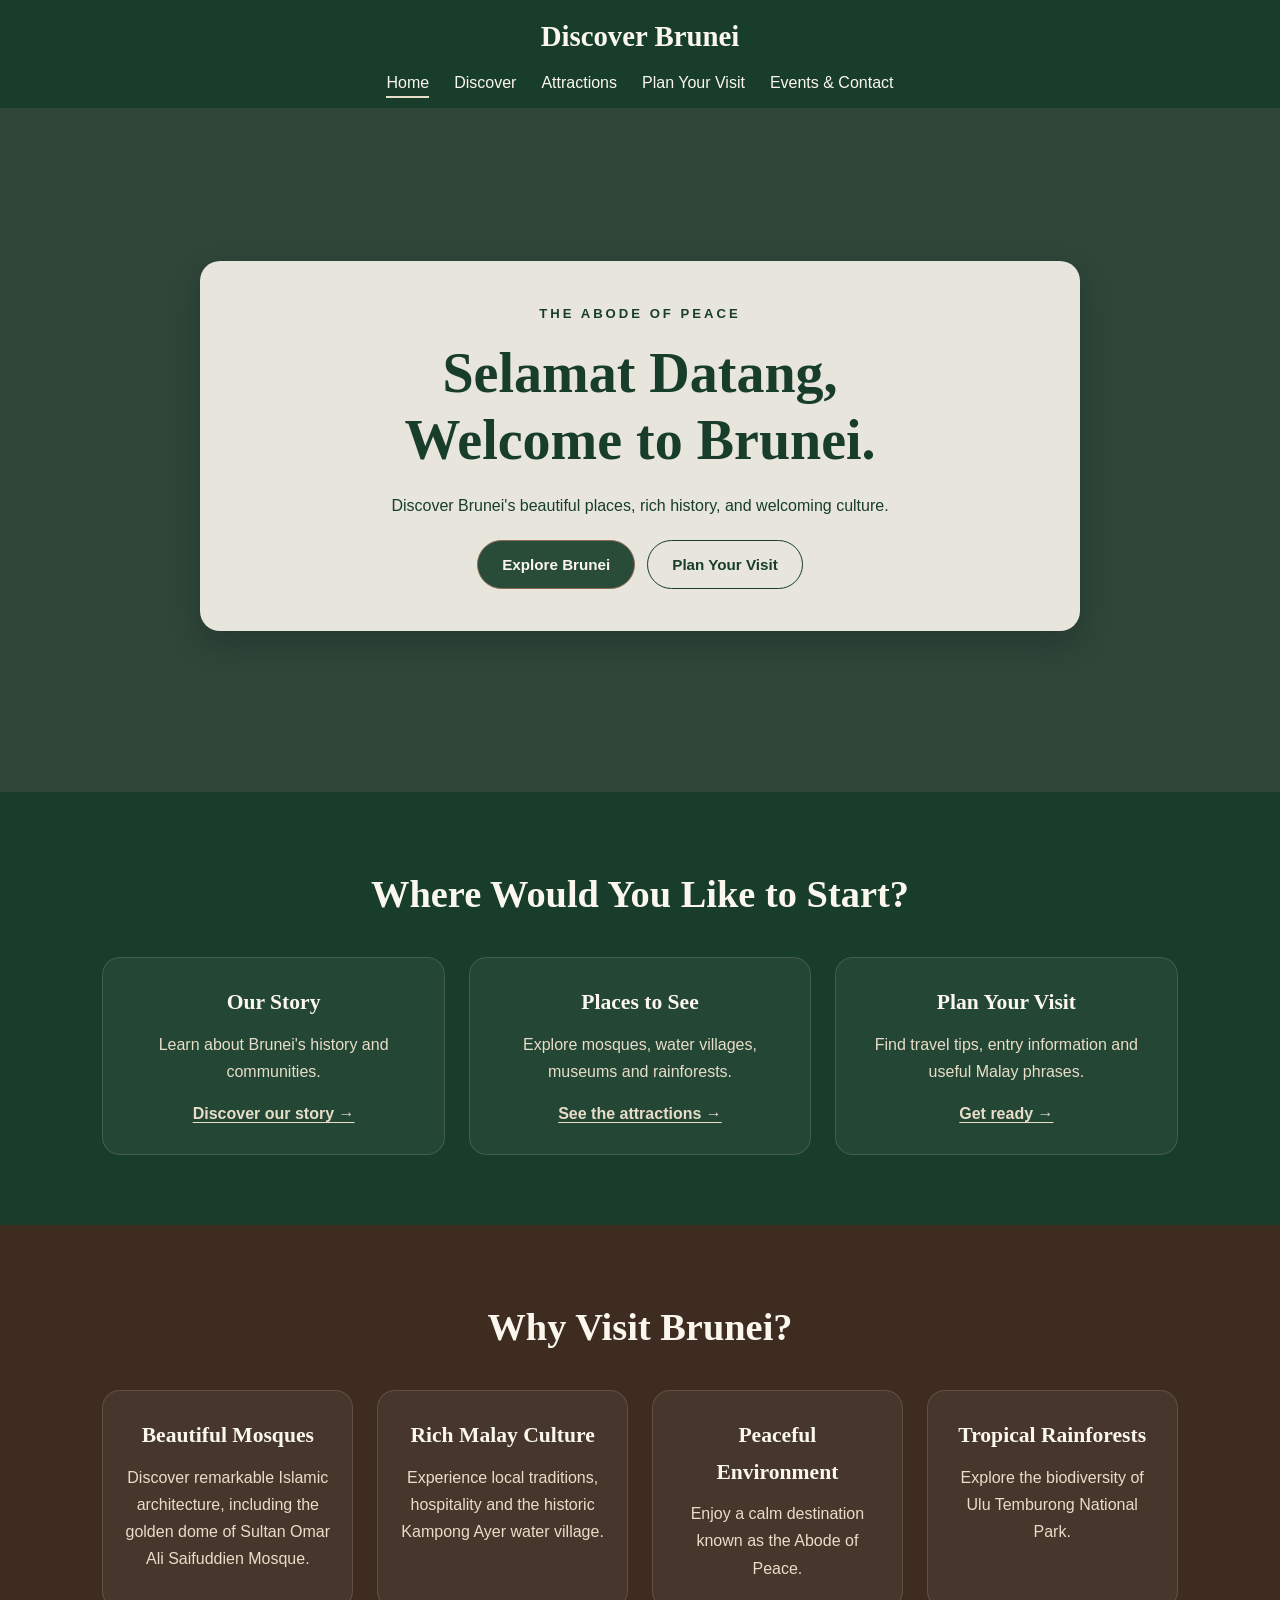
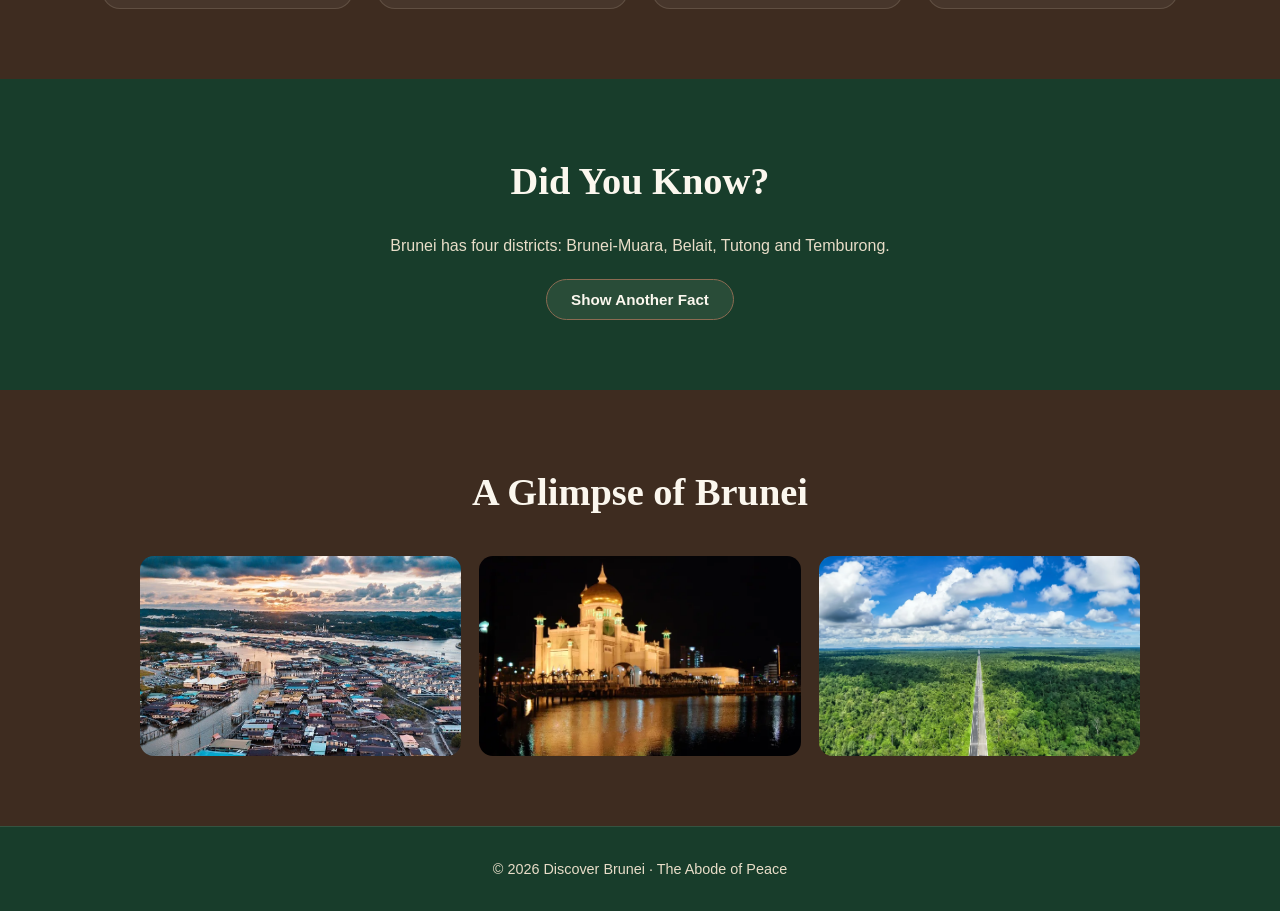
<file: index.html>
<!DOCTYPE html>
<html lang="en">
<head>
  <meta charset="UTF-8">
  <meta name="viewport" content="width=device-width, initial-scale=1">
  <meta name="theme-color" content="#183D2B">
  <title>Discover Brunei | Home</title>
  <link rel="stylesheet" href="style.css">
</head>
<body>

<a class="skip-link" href="#main">Skip to content</a>

<header>
  <nav class="navbar" aria-label="Main navigation">
    <a class="logo" href="index.html">Discover Brunei</a>

    <button class="menu-toggle" type="button" aria-label="Open navigation menu" aria-expanded="false" aria-controls="site-menu">
      <span class="hamburger"></span>
    </button>

    <ul class="nav-links" id="site-menu">
      <li><a href="index.html" aria-current="page">Home</a></li>
      <li><a href="discover.html">Discover</a></li>
      <li><a href="attractions.html">Attractions</a></li>
      <li><a href="visit.html">Plan Your Visit</a></li>
      <li><a href="contact.html">Events & Contact</a></li>
    </ul>
  </nav>
</header>

<main id="main">

<section class="hero">
  <video class="bg-video" autoplay muted loop playsinline preload="metadata" aria-hidden="true">
    <source src="video/indexBruneiVideo.mp4" type="video/mp4">
  </video>

  <div class="hero-overlay"></div>

  <div class="hero-text">
    <p class="eyebrow">THE ABODE OF PEACE</p>
    <h1>Selamat Datang,<br>Welcome to Brunei.</h1>
    <p>Discover Brunei's beautiful places, rich history, and welcoming culture.</p>

    <div class="hero-buttons">
      <a class="btn" href="attractions.html">Explore Brunei</a>
      <a class="btn btn-light" href="visit.html">Plan Your Visit</a>
    </div>
  </div>
</section>

<section class="section">
  <h2>Where Would You Like to Start?</h2>

  <div class="grid">
    <article class="card">
      <h3>Our Story</h3>
      <p>Learn about Brunei's history and communities.</p>
      <a class="ext-link" href="discover.html">Discover our story →</a>
    </article>

    <article class="card">
      <h3>Places to See</h3>
      <p>Explore mosques, water villages, museums and rainforests.</p>
      <a class="ext-link" href="attractions.html">See the attractions →</a>
    </article>

    <article class="card">
      <h3>Plan Your Visit</h3>
      <p>Find travel tips, entry information and useful Malay phrases.</p>
      <a class="ext-link" href="visit.html">Get ready →</a>
    </article>
  </div>
</section>

<section class="section brown">
  <h2>Why Visit Brunei?</h2>

  <div class="grid">
    <article class="card">
      <h3>Beautiful Mosques</h3>
      <p>Discover remarkable Islamic architecture, including the golden dome of Sultan Omar Ali Saifuddien Mosque.</p>
    </article>

    <article class="card">
      <h3>Rich Malay Culture</h3>
      <p>Experience local traditions, hospitality and the historic Kampong Ayer water village.</p>
    </article>

    <article class="card">
      <h3>Peaceful Environment</h3>
      <p>Enjoy a calm destination known as the Abode of Peace.</p>
    </article>

    <article class="card">
      <h3>Tropical Rainforests</h3>
      <p>Explore the biodiversity of Ulu Temburong National Park.</p>
    </article>
  </div>
</section>

<section class="section">
  <h2>Did You Know?</h2>
  <p id="fact" class="intro">Brunei has four districts: Brunei-Muara, Belait, Tutong and Temburong.</p>
  <button id="factBtn" type="button">Show Another Fact</button>
</section>

<section class="section brown">
  <h2>A Glimpse of Brunei</h2>

  <div class="photo-row">
    <img src="images/KampongAyerBrunei.png" alt="Stilt houses at Kampong Ayer" loading="lazy">
    <img src="images/MasjidBrunei.webp" alt="Sultan Omar Ali Saifuddien Mosque" loading="lazy">
    <img src="images/TemburongBrunei.webp" alt="Rainforest in Ulu Temburong" loading="lazy">
  </div>
</section>

</main>

<footer>
  <p>© 2026 Discover Brunei · The Abode of Peace</p>
</footer>

<script src="script.js"></script>
</body>
</html>
</file>
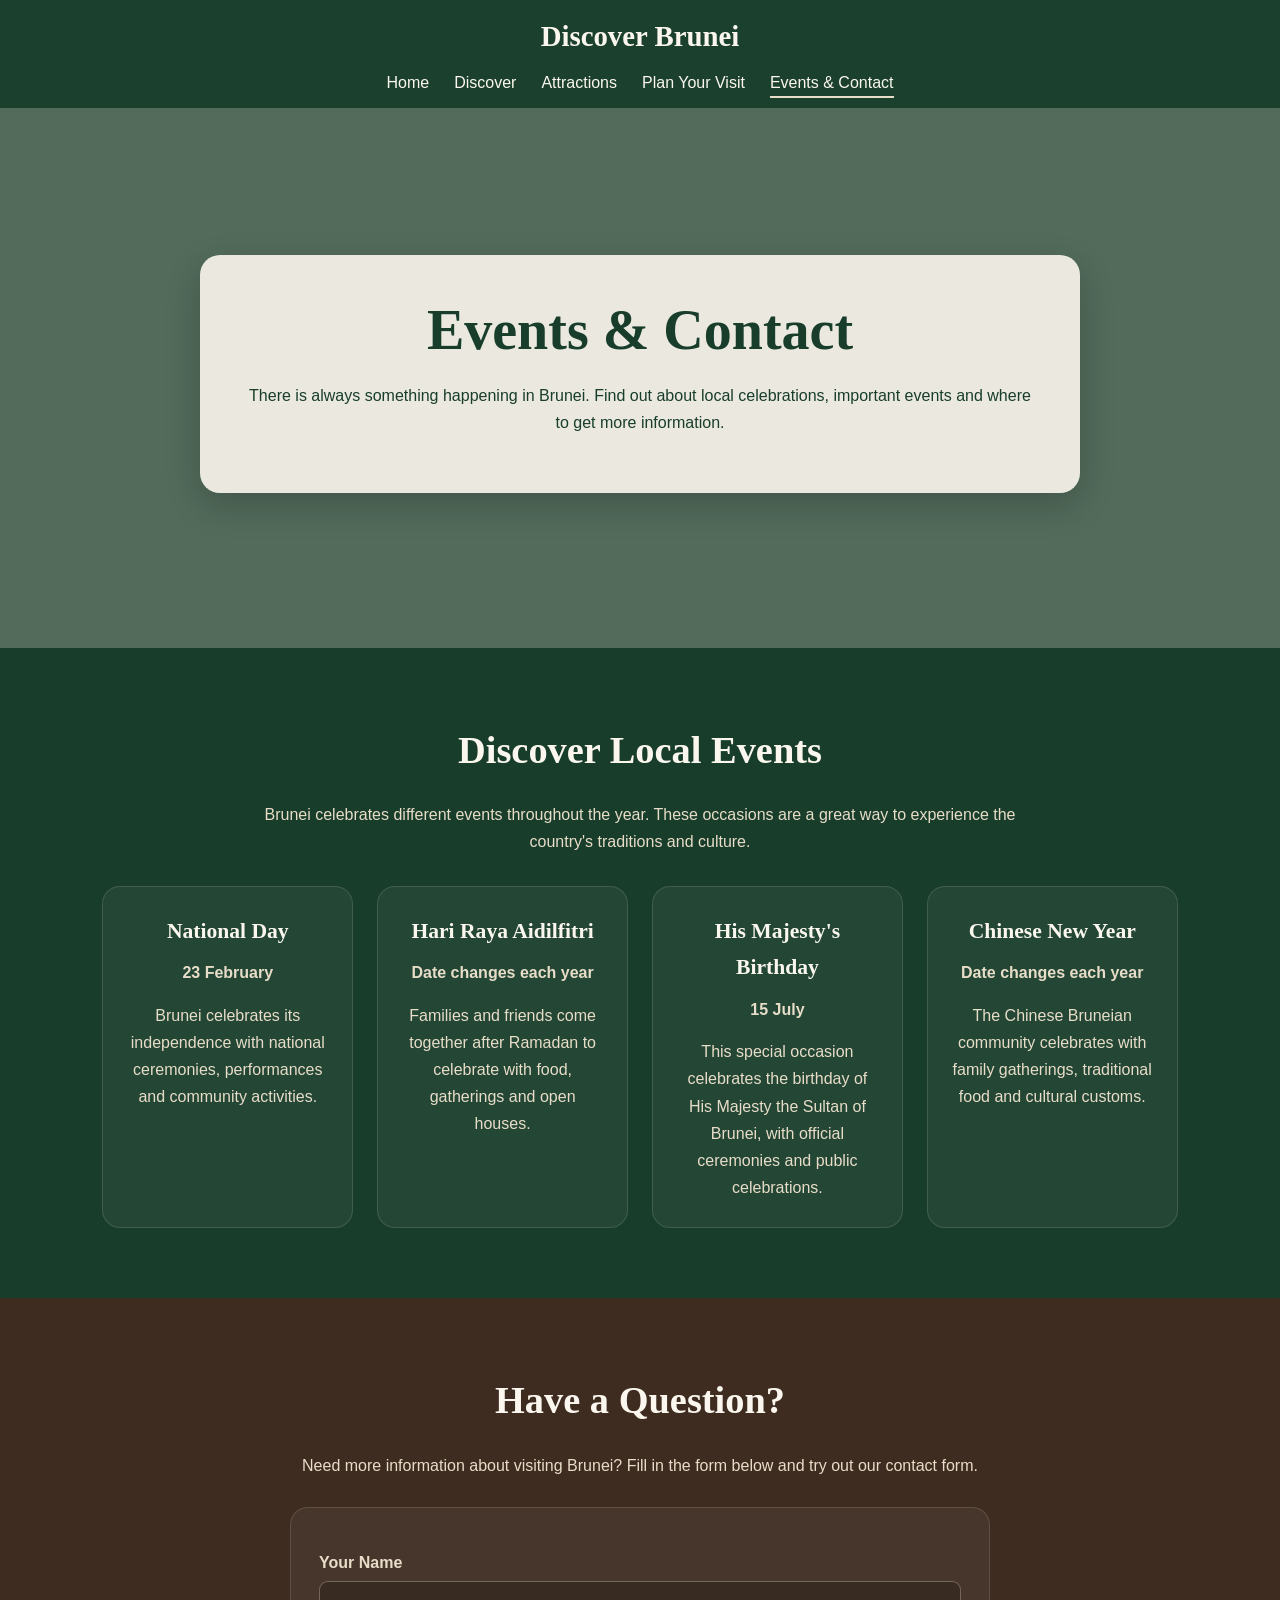
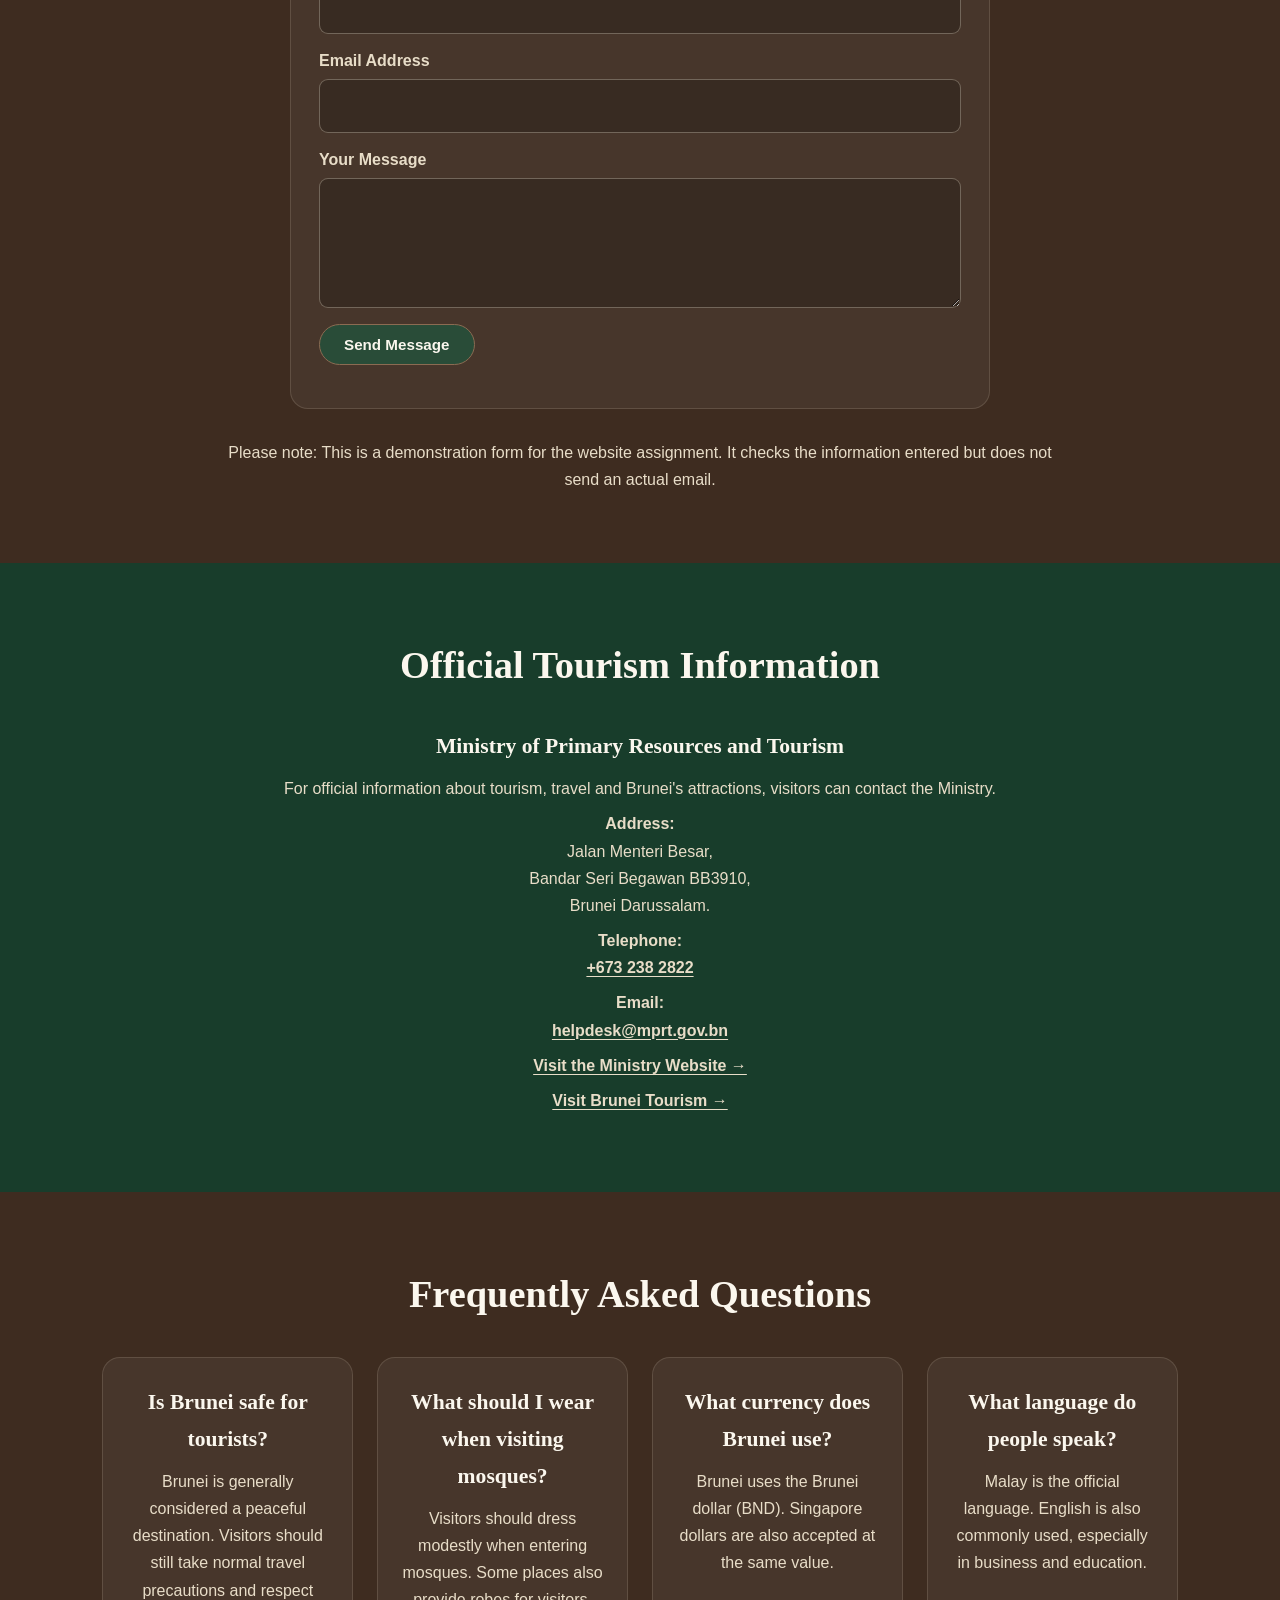
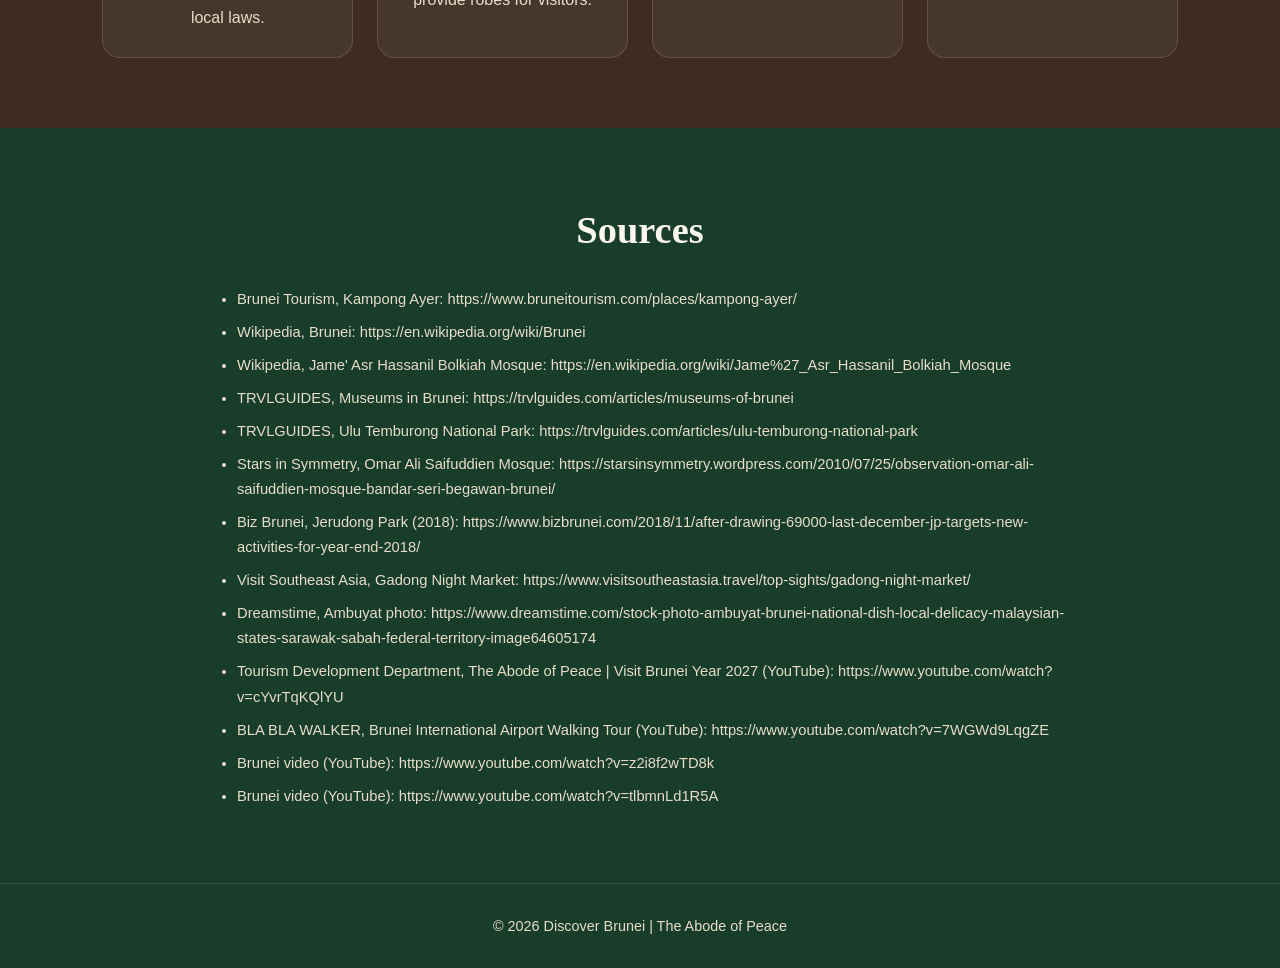
<file: contact.html>
<!DOCTYPE html>
<html lang="en">
<head>
    <meta charset="UTF-8">
    <meta name="viewport" content="width=device-width, initial-scale=1">
    <meta name="theme-color" content="#183D2B">
    <title>Discover Brunei | Events & Contact</title>
    <link rel="stylesheet" href="style.css">
</head>

<body>

<a class="skip-link" href="#main">Skip to content</a>

<header>
    <nav class="navbar" aria-label="Main navigation">
        <a class="logo" href="index.html">Discover Brunei</a>

        <button class="menu-toggle" type="button"
            aria-label="Open navigation menu"
            aria-expanded="false"
            aria-controls="site-menu">
            <span class="hamburger"></span>
        </button>

        <ul class="nav-links" id="site-menu">
            <li><a href="index.html">Home</a></li>
            <li><a href="discover.html">Discover</a></li>
            <li><a href="attractions.html">Attractions</a></li>
            <li><a href="visit.html">Plan Your Visit</a></li>
            <li><a href="contact.html" aria-current="page">Events & Contact</a></li>
        </ul>
    </nav>
</header>

<main id="main">

    <!-- HERO -->
    <section class="hero short no-video">

        <div class="hero-text">
            <h1>Events & Contact</h1>

            <p>
                There is always something happening in Brunei.
                Find out about local celebrations, important
                events and where to get more information.
            </p>
        </div>

    </section>


    <!-- EVENTS -->
    <section class="section">

        <h2>Discover Local Events</h2>

        <p class="intro">
            Brunei celebrates different events throughout
            the year. These occasions are a great way
            to experience the country's traditions
            and culture.
        </p>

        <div class="grid">

            <article class="card">
                <h3>National Day</h3>

                <p><strong>23 February</strong></p>

                <p>
                    Brunei celebrates its independence
                    with national ceremonies, performances
                    and community activities.
                </p>
            </article>


            <article class="card">
                <h3>Hari Raya Aidilfitri</h3>

                <p><strong>Date changes each year</strong></p>

                <p>
                    Families and friends come together
                    after Ramadan to celebrate with
                    food, gatherings and open houses.
                </p>
            </article>


            <article class="card">
                <h3>His Majesty's Birthday</h3>

                <p><strong>15 July</strong></p>

                <p>
                    This special occasion celebrates
                    the birthday of His Majesty the
                    Sultan of Brunei, with official
                    ceremonies and public celebrations.
                </p>
            </article>


            <article class="card">
                <h3>Chinese New Year</h3>

                <p><strong>Date changes each year</strong></p>

                <p>
                    The Chinese Bruneian community
                    celebrates with family gatherings,
                    traditional food and cultural customs.
                </p>
            </article>

        </div>

    </section>


    <!-- CONTACT FORM -->
    <section class="section brown" id="enquiry">

        <h2>Have a Question?</h2>

        <p class="intro">
            Need more information about visiting Brunei?
            Fill in the form below and try out our
            contact form.
        </p>

        <form class="contact-form" id="contactForm" novalidate>

            <label for="contactName">Your Name</label>

            <input
                type="text"
                id="contactName"
                name="name"
                autocomplete="name"
                required
            >

            <label for="contactEmail">Email Address</label>

            <input
                type="email"
                id="contactEmail"
                name="email"
                autocomplete="email"
                required
            >

            <label for="contactMessage">Your Message</label>

            <textarea
                id="contactMessage"
                name="message"
                required></textarea>

            <button type="submit">Send Message</button>

            <p
                id="contactStatus"
                class="form-message"
                role="status"
                aria-live="polite">
            </p>

        </form>

        <p class="contact-note narrow">
            Please note: This is a demonstration form for
            the website assignment. It checks the information
            entered but does not send an actual email.
        </p>

    </section>


    <!-- OFFICIAL CONTACT DETAILS -->
    <section class="section">

        <h2>Official Tourism Information</h2>

        <div class="narrow contact-details">

            <h3>Ministry of Primary Resources and Tourism</h3>

            <p>
                For official information about tourism,
                travel and Brunei's attractions, visitors
                can contact the Ministry.
            </p>

            <p>
                <strong>Address:</strong><br>
                Jalan Menteri Besar,<br>
                Bandar Seri Begawan BB3910,<br>
                Brunei Darussalam.
            </p>

            <p>
                <strong>Telephone:</strong><br>
                <a class="ext-link" href="tel:+6732382822">
                    +673 238 2822
                </a>
            </p>

            <p>
                <strong>Email:</strong><br>
                <a class="ext-link" href="mailto:helpdesk@mprt.gov.bn">
                    helpdesk@mprt.gov.bn
                </a>
            </p>

            <p>
                <a
                    class="ext-link"
                    href="https://www.mprt.gov.bn"
                    target="_blank"
                    rel="noopener noreferrer">
                    Visit the Ministry Website →
                </a>
            </p>

            <p>
                <a
                    class="ext-link"
                    href="https://www.bruneitourism.com"
                    target="_blank"
                    rel="noopener noreferrer">
                    Visit Brunei Tourism →
                </a>
            </p>

        </div>

    </section>


    <!-- FAQ -->
    <section class="section brown">

        <h2>Frequently Asked Questions</h2>

        <div class="grid">

            <article class="card">
                <h3>Is Brunei safe for tourists?</h3>

                <p>
                    Brunei is generally considered a peaceful
                    destination. Visitors should still take
                    normal travel precautions and respect
                    local laws.
                </p>
            </article>

            <article class="card">
                <h3>What should I wear when visiting mosques?</h3>

                <p>
                    Visitors should dress modestly when
                    entering mosques. Some places also
                    provide robes for visitors.
                </p>
            </article>

            <article class="card">
                <h3>What currency does Brunei use?</h3>

                <p>
                    Brunei uses the Brunei dollar (BND).
                    Singapore dollars are also accepted
                    at the same value.
                </p>
            </article>

            <article class="card">
                <h3>What language do people speak?</h3>

                <p>
                    Malay is the official language.
                    English is also commonly used,
                    especially in business and education.
                </p>
            </article>

        </div>

    </section>


    <!-- SOURCES -->
    <section class="section" id="sources">

        <h2>Sources</h2>

        <ul class="sources">
            <li>Brunei Tourism, Kampong Ayer: https://www.bruneitourism.com/places/kampong-ayer/</li>
            <li>Wikipedia, Brunei: https://en.wikipedia.org/wiki/Brunei</li>
            <li>Wikipedia, Jame' Asr Hassanil Bolkiah Mosque: https://en.wikipedia.org/wiki/Jame%27_Asr_Hassanil_Bolkiah_Mosque</li>
            <li>TRVLGUIDES, Museums in Brunei: https://trvlguides.com/articles/museums-of-brunei</li>
            <li>TRVLGUIDES, Ulu Temburong National Park: https://trvlguides.com/articles/ulu-temburong-national-park</li>
            <li>Stars in Symmetry, Omar Ali Saifuddien Mosque: https://starsinsymmetry.wordpress.com/2010/07/25/observation-omar-ali-saifuddien-mosque-bandar-seri-begawan-brunei/</li>
            <li>Biz Brunei, Jerudong Park (2018): https://www.bizbrunei.com/2018/11/after-drawing-69000-last-december-jp-targets-new-activities-for-year-end-2018/</li>
            <li>Visit Southeast Asia, Gadong Night Market: https://www.visitsoutheastasia.travel/top-sights/gadong-night-market/</li>
            <li>Dreamstime, Ambuyat photo: https://www.dreamstime.com/stock-photo-ambuyat-brunei-national-dish-local-delicacy-malaysian-states-sarawak-sabah-federal-territory-image64605174</li>
            <li>Tourism Development Department, The Abode of Peace | Visit Brunei Year 2027 (YouTube): https://www.youtube.com/watch?v=cYvrTqKQlYU</li>
            <li>BLA BLA WALKER, Brunei International Airport Walking Tour (YouTube): https://www.youtube.com/watch?v=7WGWd9LqgZE</li>
            <li>Brunei video (YouTube): https://www.youtube.com/watch?v=z2i8f2wTD8k</li>
            <li>Brunei video (YouTube): https://www.youtube.com/watch?v=tlbmnLd1R5A</li>
        </ul>

    </section>

</main>

<footer>
    <p>© 2026 Discover Brunei | The Abode of Peace</p>
</footer>

<script src="script.js"></script>

</body>
</html>
</file>
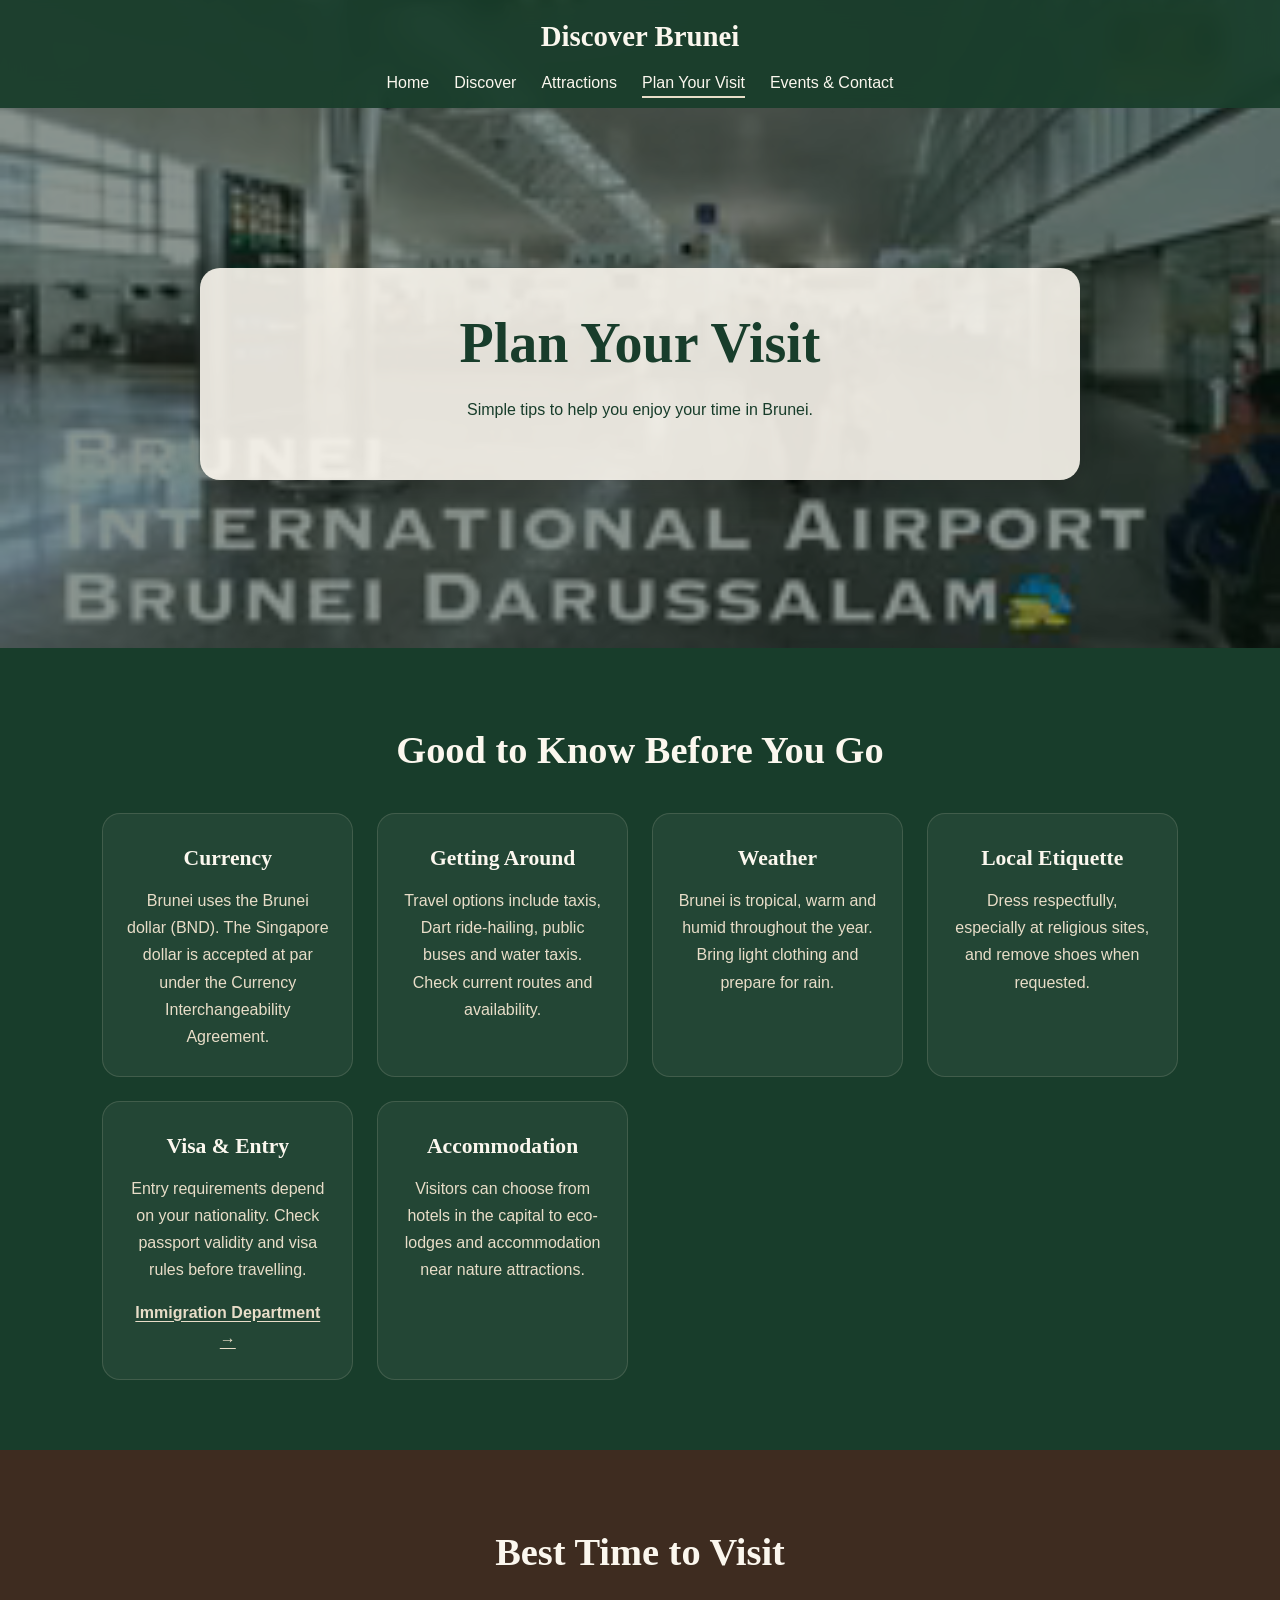
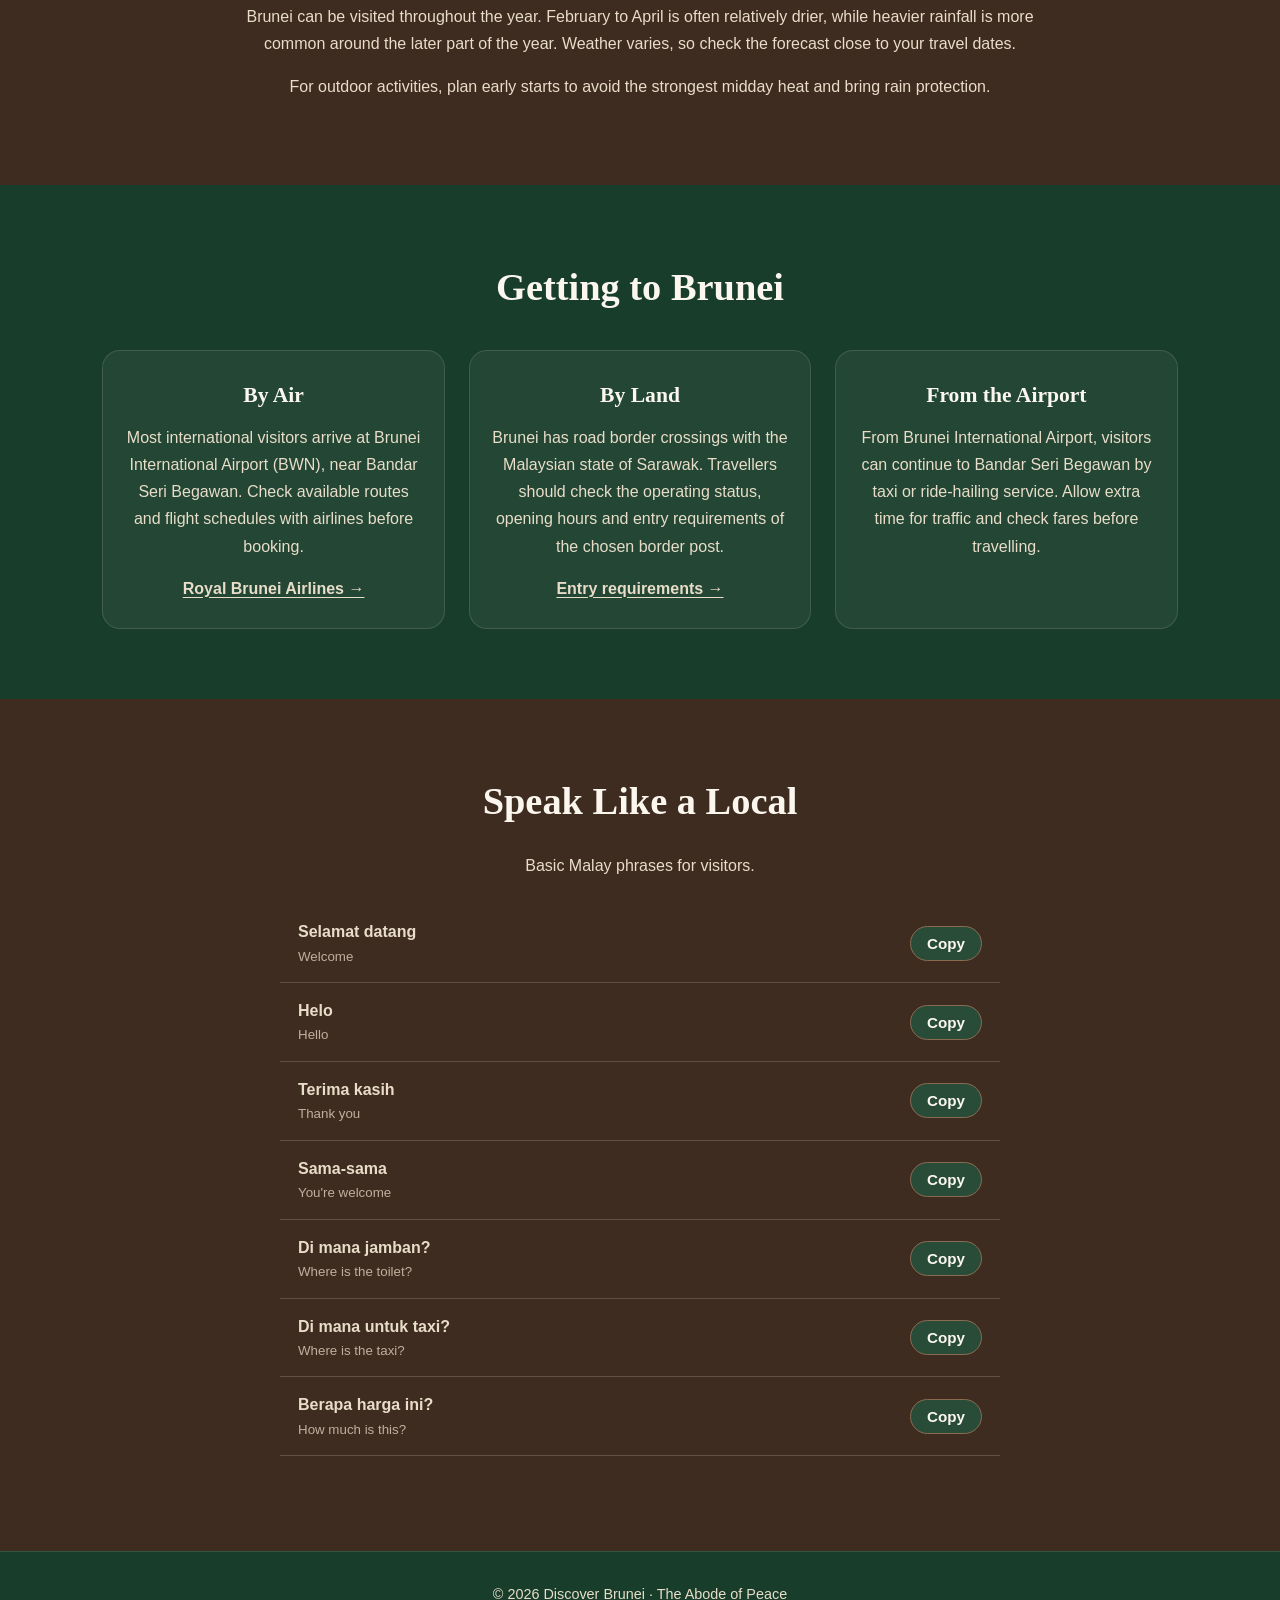
<file: visit.html>
<!DOCTYPE html>
<html lang="en">
<head>
  <meta charset="UTF-8">
  <meta name="viewport" content="width=device-width, initial-scale=1">
  <meta name="theme-color" content="#183D2B">
  <title>Discover Brunei | Plan Your Visit</title>
  <link rel="stylesheet" href="style.css">
</head>
<body>

<a class="skip-link" href="#main">Skip to content</a>

<header>
  <nav class="navbar" aria-label="Main navigation">
    <a class="logo" href="index.html">Discover Brunei</a>

    <button class="menu-toggle" type="button" aria-label="Open navigation menu" aria-expanded="false" aria-controls="site-menu">
      <span class="hamburger"></span>
    </button>

    <ul class="nav-links" id="site-menu">
      <li><a href="index.html">Home</a></li>
      <li><a href="discover.html">Discover</a></li>
      <li><a href="attractions.html">Attractions</a></li>
      <li><a href="visit.html" aria-current="page">Plan Your Visit</a></li>
      <li><a href="contact.html">Events & Contact</a></li>
    </ul>
  </nav>
</header>

<main id="main">

<section class="hero short">
  <video class="bg-video" autoplay muted loop playsinline preload="metadata" aria-hidden="true">
    <source src="video/visitBruneiVideo.mp4" type="video/mp4">
  </video>

  <div class="hero-overlay"></div>

  <div class="hero-text">
    <h1>Plan Your Visit</h1>
    <p>Simple tips to help you enjoy your time in Brunei.</p>
  </div>
</section>

<section class="section">
  <h2>Good to Know Before You Go</h2>

  <div class="grid">
    <article class="card">
      <h3>Currency</h3>
      <p>Brunei uses the Brunei dollar (BND). The Singapore dollar is accepted at par under the Currency Interchangeability Agreement.</p>
    </article>

    <article class="card">
      <h3>Getting Around</h3>
      <p>Travel options include taxis, Dart ride-hailing, public buses and water taxis. Check current routes and availability.</p>
    </article>

    <article class="card">
      <h3>Weather</h3>
      <p>Brunei is tropical, warm and humid throughout the year. Bring light clothing and prepare for rain.</p>
    </article>

    <article class="card">
      <h3>Local Etiquette</h3>
      <p>Dress respectfully, especially at religious sites, and remove shoes when requested.</p>
    </article>

    <article class="card">
      <h3>Visa & Entry</h3>
      <p>Entry requirements depend on your nationality. Check passport validity and visa rules before travelling.</p>
      <a class="ext-link" href="https://www.immigration.gov.bn" target="_blank" rel="noopener noreferrer">Immigration Department →</a>
    </article>

    <article class="card">
      <h3>Accommodation</h3>
      <p>Visitors can choose from hotels in the capital to eco-lodges and accommodation near nature attractions.</p>
    </article>
  </div>
</section>

<section class="section brown">
  <h2>Best Time to Visit</h2>

  <div class="narrow">
    <p>Brunei can be visited throughout the year. February to April is often relatively drier, while heavier rainfall is more common around the later part of the year. Weather varies, so check the forecast close to your travel dates.</p>

    <p>For outdoor activities, plan early starts to avoid the strongest midday heat and bring rain protection.</p>
  </div>
</section>

<section class="section">
  <h2>Getting to Brunei</h2>

  <div class="grid">
    <article class="card">
      <h3>By Air</h3>
      <p>Most international visitors arrive at Brunei International Airport (BWN), near Bandar Seri Begawan. Check available routes and flight schedules with airlines before booking.</p>
      <a class="ext-link" href="https://www.flyroyalbrunei.com/en-bn/flights-from-bandar-seri-begawan?utm_source=Google&utm_medium=paid+media&utm_campaign=RBA_2024_OR-BWN_Search_Flightbooking&campaign_ID=20989588445&gclickId_identifier=CjwKCAiA5Y_YBhBbEiwAK5Dl7aSYsMvR885V43aIwsn4Z50sY0Lp73yAA0Jo_swzCr2y_95WZa9BhRoCJWoQAvD_BwE&placement_id_identifier=&key_word_identifier=rba%20flight&ad_group_id_identifier=167544656112&gad_source=1&gad_campaignid=20989588445&gbraid=0AAAAADoEuGcdwYPRzHSNXvysGiQp2F3Wj&gclid=CjwKCAiA5Y_YBhBbEiwAK5Dl7aSYsMvR885V43aIwsn4Z50sY0Lp73yAA0Jo_swzCr2y_95WZa9BhRoCJWoQAvD_BwE" target="_blank" rel="noopener noreferrer">Royal Brunei Airlines →</a>
    </article>

    <article class="card">
      <h3>By Land</h3>
      <p>Brunei has road border crossings with the Malaysian state of Sarawak. Travellers should check the operating status, opening hours and entry requirements of the chosen border post.</p>
      <a class="ext-link" href="https://www.immigration.gov.bn" target="_blank" rel="noopener noreferrer">Entry requirements →</a>
    </article>

    <article class="card">
      <h3>From the Airport</h3>
      <p>From Brunei International Airport, visitors can continue to Bandar Seri Begawan by taxi or ride-hailing service. Allow extra time for traffic and check fares before travelling.</p>
    </article>
  </div>
</section>

<section class="section brown">
  <h2>Speak Like a Local</h2>
  <p class="intro">Basic Malay phrases for visitors.</p>

  <ul class="phrases">
    <li><span><strong>Selamat datang</strong><small>Welcome</small></span><button class="copy" data-text="Selamat datang" type="button">Copy</button></li>
    <li><span><strong>Helo</strong><small>Hello</small></span><button class="copy" data-text="Helo" type="button">Copy</button></li>
    <li><span><strong>Terima kasih</strong><small>Thank you</small></span><button class="copy" data-text="Terima kasih" type="button">Copy</button></li>
    <li><span><strong>Sama-sama</strong><small>You're welcome</small></span><button class="copy" data-text="Sama-sama" type="button">Copy</button></li>
    <li><span><strong>Di mana jamban?</strong><small>Where is the toilet?</small></span><button class="copy" data-text="Di mana jamban?" type="button">Copy</button></li>
    <li><span><strong>Di mana untuk taxi?</strong><small>Where is the taxi?</small></span><button class="copy" data-text="Di mana untuk taxi?" type="button">Copy</button></li>
    <li><span><strong>Berapa harga ini?</strong><small>How much is this?</small></span><button class="copy" data-text="Berapa harga ini?" type="button">Copy</button></li>
  </ul>
</section>

</main>

<footer>
  <p>© 2026 Discover Brunei · The Abode of Peace</p>
</footer>

<script src="script.js"></script>
</body>
</html>
</file>
<file: style.css>
/* GENERAL SETTINGS */
:root {
    --dark-green: #183D2B;
    --green: #294C38;
    --brown: #8B6B52;
    --brown-dark: #3E2C20;
    --cream: #E8DDC8;
    --white: #FBF7EE;
}

* {
    margin: 0;
    padding: 0;
    box-sizing: border-box;
}

html {
    scroll-behavior: smooth;
}

body {
    font-family: Arial, sans-serif;
    background: var(--dark-green);
    color: var(--cream);
    line-height: 1.7;
    text-align: center;
    overflow-x: hidden;
}

img, video, iframe {
    max-width: 100%;
}

h1, h2, h3, .logo {
    font-family: Georgia, serif;
}

h1 {
    font-size: clamp(2.2rem, 5vw, 3.5rem);
    line-height: 1.2;
    margin-bottom: 18px;
}

h2 {
    color: var(--white);
    font-size: clamp(1.8rem, 4vw, 2.4rem);
    margin-bottom: 18px;
}

h3 {
    color: var(--white);
    font-size: 1.35rem;
    margin-bottom: 10px;
}

p {
    margin-bottom: 15px;
}

a {
    color: var(--cream);
    text-decoration: none;
}

/* NAVIGATION */
header {
    position: absolute;
    top: 0;
    left: 0;
    width: 100%;
    z-index: 50;
    background: rgba(24, 61, 43, 0.92);
    backdrop-filter: blur(12px);
}

.navbar {
    display: flex;
    flex-direction: column;
    align-items: center;
    padding: 12px 5%;
    gap: 8px;
}

.logo {
    color: var(--white);
    font-size: 1.8rem;
    font-weight: bold;
}

.nav-links {
    list-style: none;
    display: flex;
    flex-wrap: wrap;
    justify-content: center;
    gap: 8px 25px;
}

.nav-links a {
    color: var(--white);
    padding: 5px 0;
    border-bottom: 2px solid transparent;
}

.nav-links a:hover,
.nav-links a[aria-current="page"] {
    border-color: var(--cream);
}

/* HAMBURGER MENU */
.menu-toggle {
    display: none;
}

/* HERO SECTION */
.hero {
    position: relative;
    isolation: isolate;
    display: flex;
    align-items: center;
    justify-content: center;
    min-height: 88vh;
    padding: 170px 8% 70px;
    overflow: hidden;
    background: #526b5b;
}

.hero.short {
    min-height: 72vh;
}

.bg-video {
    position: absolute;
    inset: 0;
    width: 100%;
    height: 100%;
    object-fit: cover;
    max-width: none;
    z-index: -2;
}

.hero-overlay {
    position: absolute;
    inset: 0;
    background: rgba(10, 30, 20, 0.48);
    z-index: -1;
}

.hero-text {
    width: min(100%, 880px);
    padding: clamp(22px, 4vw, 42px);
    background: rgba(251, 247, 238, 0.9);
    border-radius: 20px;
    color: var(--dark-green);
    box-shadow: 0 12px 35px #0003;
}

.hero-text h1,
.hero-text p {
    color: var(--dark-green);
}

.eyebrow,
.subtitle {
    color: var(--green);
    font-weight: bold;
    letter-spacing: 3px;
    font-size: 0.82rem;
}

.hero-buttons {
    display: flex;
    justify-content: center;
    flex-wrap: wrap;
    gap: 12px;
    margin-top: 20px;
}

/* BUTTONS */
.btn, button {
    display: inline-block;
    padding: 11px 24px;
    border: 1px solid var(--brown);
    border-radius: 40px;
    background: var(--green);
    color: var(--white);
    font-size: 0.95rem;
    font-weight: bold;
    cursor: pointer;
}

.btn:hover, button:hover {
    background: var(--brown);
    color: white;
}

.btn-light {
    background: transparent;
    border-color: var(--dark-green);
    color: var(--dark-green);
}

/* CONTENT SECTIONS */
.section {
    width: 100%;
    padding: 70px 8%;
}

.brown {
    background: var(--brown-dark);
}

.narrow {
    max-width: 850px;
    margin: 0 auto;
}

.intro {
    max-width: 760px;
    margin: 0 auto 20px;
}

.grid {
    display: grid;
    grid-template-columns: repeat(auto-fit, minmax(min(250px, 100%), 1fr));
    gap: 24px;
    width: 100%;
    max-width: 1120px;
    margin: 30px auto 0;
}

.card {
    padding: 26px 22px;
    min-width: 0;
    background: #ffffff0d;
    border: 1px solid #e8ddc826;
    border-radius: 18px;
}

.card p:last-child {
    margin-bottom: 0;
}

.content-image {
    display: block;
    width: 100%;
    max-height: 240px;
    object-fit: cover;
    border-radius: 14px;
    margin: 0 auto 16px;
}

.two-column {
    display: grid;
    grid-template-columns: repeat(2, minmax(0, 1fr));
    gap: 25px;
    align-items: center;
    max-width: 1100px;
    margin: 25px auto;
}

/* PHOTO ROW */
.photo-row {
    display: grid;
    grid-template-columns: repeat(auto-fit, minmax(min(220px, 100%), 1fr));
    gap: 18px;
    max-width: 1000px;
    margin: 30px auto 0;
}

.photo-row img {
    display: block;
    width: 100%;
    height: 200px;
    object-fit: cover;
    border-radius: 14px;
}

/* HISTORY */
.history-list {
    text-align: left;
    margin: 25px auto;
    padding-left: 28px;
}

.history-list li {
    padding: 9px 0;
}

/* ATTRACTIONS */
.attractions-section {
    padding: 70px clamp(18px, 5vw, 80px);
}

.filter-group {
    display: flex;
    justify-content: center;
    flex-wrap: wrap;
    gap: 10px;
    margin: 25px auto;
}

.filter-btn.active {
    background: var(--brown);
    border-color: var(--cream);
}

.attractions-grid {
    display: grid;
    grid-template-columns: repeat(3, minmax(0, 1fr));
    gap: 22px;
    max-width: 1320px;
    margin: 30px auto;
}

.attraction-card {
    display: flex;
    flex-direction: column;
    align-items: center;
    padding: 17px;
    min-width: 0;
    background: #ffffff0d;
    border: 1px solid #e8ddc826;
    border-radius: 18px;
}

.attraction-card[hidden] {
    display: none;
}

.attraction-image {
    width: 100%;
    height: 185px;
    object-fit: cover;
    border-radius: 13px;
    margin-bottom: 15px;
}

.attraction-card p {
    font-size: 0.94rem;
}

.attraction-card .show-map {
    margin-top: auto;
}

/* MAP */
.map {
    display: block;
    width: 100%;
    max-width: 1000px;
    height: 420px;
    margin: 25px auto 0;
    border: 0;
    border-radius: 16px;
}

/* MALAY PHRASES */
.phrases {
    list-style: none;
    max-width: 720px;
    margin: 25px auto;
}

.phrases li {
    display: flex;
    justify-content: space-between;
    align-items: center;
    gap: 15px;
    padding: 14px 18px;
    border-bottom: 1px solid #e8ddc833;
    text-align: left;
}

.phrases small {
    display: block;
    opacity: 0.75;
}

.copy {
    padding: 8px 16px;
}

/* CONTACT FORM */
.contact-form {
    max-width: 700px;
    margin: 28px auto 0;
    text-align: left;
    padding: 28px;
    border: 1px solid #e8ddc826;
    border-radius: 18px;
    background: #ffffff0d;
}

.contact-form label {
    display: block;
    margin: 13px 0 5px;
    font-weight: bold;
}

.contact-form input,
.contact-form textarea {
    display: block;
    width: 100%;
    padding: 12px 14px;
    color: var(--white);
    background: #0003;
    border: 1px solid #e8ddc855;
    border-radius: 9px;
    font: inherit;
}

.contact-form textarea {
    min-height: 130px;
    resize: vertical;
}

.contact-form button {
    margin-top: 16px;
}

.form-message {
    margin-top: 12px;
}

.form-message.error,
.contact-form [aria-invalid="true"] {
    color: #ffd0c8;
    border-color: #ffd0c8;
}

.contact-details {
    margin-top: 30px;
}

.contact-details p {
    margin-bottom: 8px;
}

.contact-note {
    margin-top: 30px;
}

.ext-link {
    text-decoration: underline;
    text-underline-offset: 3px;
    font-weight: bold;
}

/* SOURCES */
.sources {
    max-width: 850px;
    margin: 20px auto 0;
    padding-left: 22px;
    text-align: left;
    font-size: 0.92rem;
}

.sources li {
    padding: 4px 0;
    overflow-wrap: anywhere;
}

/* FOOTER */
footer {
    padding: 30px 8%;
    border-top: 1px solid #e8ddc822;
    font-size: 0.9rem;
}

footer p {
    margin: 0;
}

/* ACCESSIBILITY */
.skip-link {
    position: absolute;
    top: 0;
    left: -9999px;
    z-index: 100;
    padding: 10px 18px;
    background: var(--white);
    color: var(--dark-green);
    font-weight: bold;
}

.skip-link:focus {
    left: 12px;
}

a:focus-visible,
button:focus-visible,
input:focus-visible,
textarea:focus-visible {
    outline: 3px solid #ffd166;
    outline-offset: 3px;
}

/* MOBILE RESPONSIVE */
@media (max-width: 900px) {
    .attractions-grid {
        grid-template-columns: repeat(2, minmax(0, 1fr));
    }
}

@media (max-width: 768px) {
    .navbar {
        position: relative;
        flex-direction: row;
        justify-content: space-between;
        padding: 12px 5%;
    }

    .menu-toggle {
        display: block;
        padding: 10px;
        background: transparent;
        border: 0;
    }

    .hamburger,
    .hamburger::before,
    .hamburger::after {
        display: block;
        width: 25px;
        height: 3px;
        background: var(--cream);
        position: relative;
    }

    .hamburger::before,
    .hamburger::after {
        content: "";
        position: absolute;
        left: 0;
    }

    .hamburger::before {
        top: -8px;
    }

    .hamburger::after {
        top: 8px;
    }

    .nav-links {
        display: none;
        position: absolute;
        top: 100%;
        left: 0;
        width: 100%;
        padding: 18px;
        background: var(--dark-green);
        flex-direction: column;
        gap: 12px;
    }

    .nav-links.active {
        display: flex;
    }

    .hero {
        min-height: 78vh;
        padding: 155px 5% 55px;
    }

    .hero.short {
        min-height: 66vh;
    }

    .section {
        padding: 55px 5%;
    }

    .two-column {
        grid-template-columns: 1fr;
    }
}

@media (max-width: 600px) {
    .attractions-grid {
        grid-template-columns: 1fr;
        max-width: 430px;
    }

    .attraction-image {
        height: 220px;
    }

    .phrases li {
        padding: 12px 5px;
    }
}

/* REDUCED MOTION */
@media (prefers-reduced-motion: reduce) {
    *,
    *::before,
    *::after {
        scroll-behavior: auto !important;
        animation-duration: 0.01ms !important;
        transition-duration: 0.01ms !important;
    }
}
</file>
